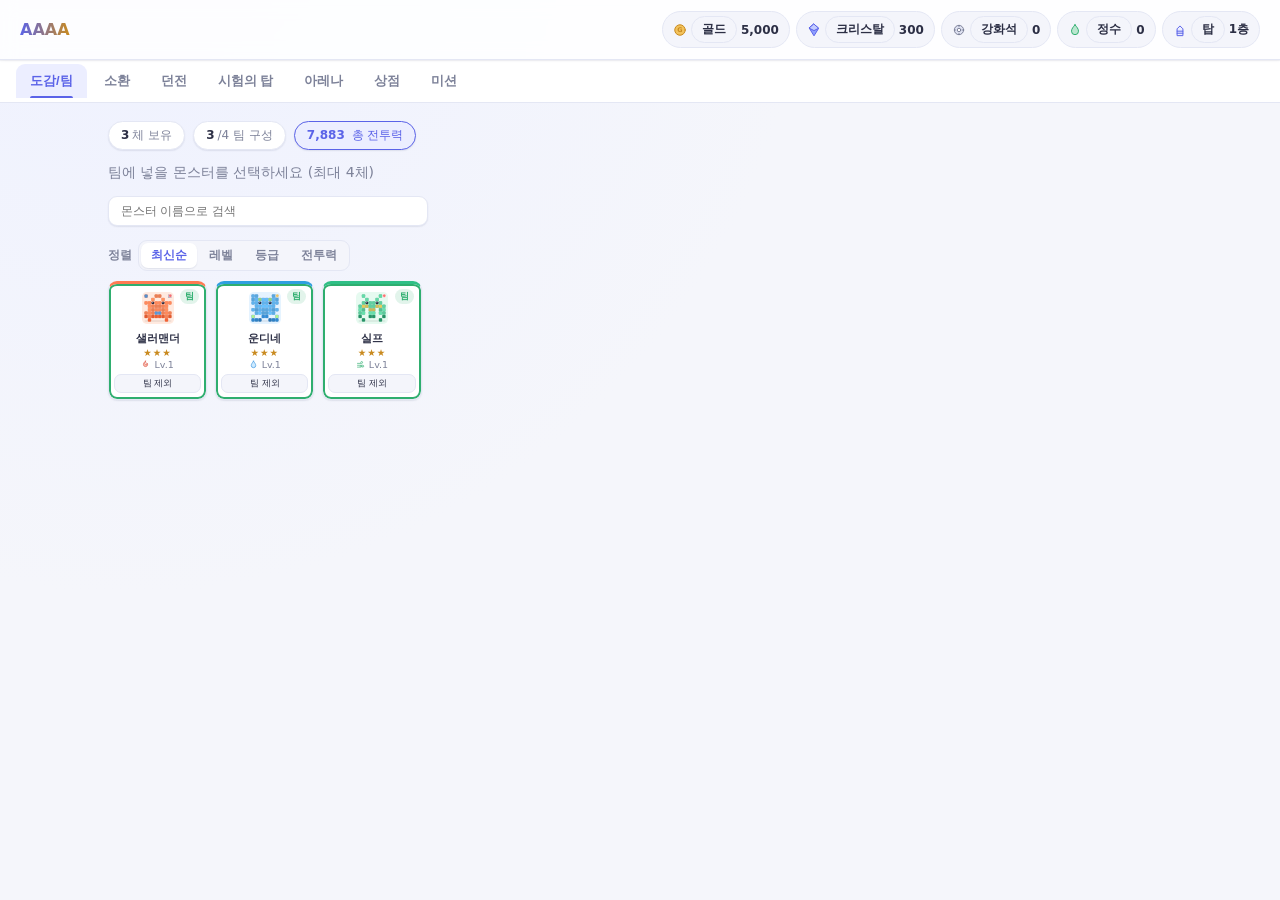
<file: index.html>
<!doctype html>
<html lang="en">
  <head>
    <meta charset="UTF-8" />
    <link rel="icon" type="image/svg+xml" href="./favicon.svg" />
    <meta name="viewport" content="width=device-width, initial-scale=1.0, maximum-scale=1.0, user-scalable=no, viewport-fit=cover" />
    <meta name="apple-mobile-web-app-capable" content="yes" />
    <meta name="mobile-web-app-capable" content="yes" />
    <meta name="apple-mobile-web-app-status-bar-style" content="default" />
    <title>AAAA</title>
    <script type="module" crossorigin src="./assets/index-CmzPpLpE.js"></script>
    <link rel="stylesheet" crossorigin href="./assets/index-dxdUSF2W.css">
  </head>
  <body>
    <div id="root"></div>
  </body>
</html>
</file>
<file: assets/index-dxdUSF2W.css>
*{box-sizing:border-box}body{margin:0}::selection{background:#5b63e855}::-webkit-scrollbar{width:10px;height:10px}::-webkit-scrollbar-track{background:0 0}::-webkit-scrollbar-thumb{background:#d3d8ee;border-radius:999px}::-webkit-scrollbar-thumb:hover{background:#b9c0e6}:root{--bg:#f5f6fb;--bg-grad:radial-gradient(circle at 10% -10%, #eef1ff 0%, #f5f6fb 45%);--panel:#fff;--panel-2:#f4f5fb;--panel-3:#eceefa;--border:#e4e7f4;--border-strong:#d3d8ee;--text:#2c2f45;--muted:#7d8299;--gold:#c98a1f;--gold-soft:#f2c25c;--accent:#5b63e8;--accent-soft:#eceeff;--good:#2fae6f;--bad:#e0434f;--shadow-sm:0 1px 2px #282d5a0f, 0 1px 1px #282d5a0a;--shadow-md:0 6px 16px #282d5a1a, 0 2px 6px #282d5a0f;--shadow-lg:0 16px 40px #282d5a29, 0 4px 12px #282d5a14;font-family:Segoe UI,system-ui,sans-serif}*{box-sizing:border-box;-webkit-tap-highlight-color:transparent}html,body,#root{background:var(--bg);height:100%;color:var(--text);margin:0}html,body{touch-action:manipulation;overscroll-behavior-y:contain}button,a{touch-action:manipulation}.monster-tile,.unit-card,.stage-card,.rune-chip,.fusion-fodder-item,.tab-btn,.nav-btn{-webkit-user-select:none;user-select:none}.app-shell{background:var(--bg-grad);flex-direction:column;min-height:100vh;display:flex}.topbar{-webkit-backdrop-filter:blur(8px);backdrop-filter:blur(8px);border-bottom:1px solid var(--border);box-shadow:var(--shadow-sm);z-index:20;background:#ffffffd9;justify-content:space-between;align-items:center;padding:11px 20px;display:flex;position:sticky;top:0}.topbar .title{background:linear-gradient(90deg, var(--accent), var(--gold));color:#0000;-webkit-background-clip:text;background-clip:text;font-size:16px;font-weight:800}.resources{color:var(--muted);flex-wrap:wrap;justify-content:flex-end;align-items:center;gap:6px;font-size:12px;display:flex}.resources span,.resource-pill{background:var(--panel-2);border:1px solid var(--border);color:var(--text);white-space:nowrap;border-radius:999px;align-items:center;gap:4px;padding:4px 10px;font-weight:600;transition:transform .15s,box-shadow .15s;display:inline-flex}.resources span:hover,.resource-pill:hover{box-shadow:var(--shadow-sm);transform:translateY(-1px)}.resource-pill-label{color:var(--muted);font-weight:600}.navbar{background:var(--panel);border-bottom:1px solid var(--border);z-index:19;padding:0 16px;display:block;position:sticky;top:45px}.navbar-scroll{-webkit-overflow-scrolling:touch;scrollbar-width:none;gap:3px;padding:4px 0;display:flex;overflow-x:auto}.navbar-scroll::-webkit-scrollbar{display:none}.nav-btn{color:var(--muted);cursor:pointer;white-space:nowrap;background:0 0;border:none;border-radius:9px 9px 0 0;flex:none;padding:8px 14px;font-size:13px;font-weight:700;transition:color .15s,background .15s;position:relative}.nav-btn:after{content:"";background:var(--accent);transform-origin:50%;border-radius:2px 2px 0 0;height:2px;transition:transform .2s;position:absolute;bottom:0;left:14px;right:14px;transform:scaleX(0)}.nav-btn.active{background:var(--accent-soft);color:var(--accent)}.nav-btn.active:after{transform:scaleX(1)}.nav-btn:hover{color:var(--text);background:var(--panel-2)}.main-content{flex:1;width:100%;max-width:1100px;margin:0 auto;padding:18px}.footer{text-align:center;color:var(--muted);padding:12px;font-size:11px}.screen h2{color:var(--text);letter-spacing:-.2px;margin-bottom:6px;font-weight:800}.screen h2:before{content:"✦ ";color:var(--gold)}.desc{color:var(--muted);word-break:keep-all;margin-bottom:14px;font-size:14px}.currency-display{background:var(--panel);border:1px solid var(--border);box-shadow:var(--shadow-sm);border-radius:10px;margin-bottom:14px;padding:8px 16px;font-weight:600;display:inline-block}.warning{color:var(--bad);margin-bottom:10px;font-weight:600}.search-input{border:1px solid var(--border);background:var(--panel);width:100%;max-width:320px;color:var(--text);box-shadow:var(--shadow-sm);border-radius:9px;margin-bottom:12px;padding:7px 12px;font-size:12px;transition:border-color .12s,box-shadow .12s;display:block}.search-input:focus{border-color:var(--accent);box-shadow:0 0 0 3px var(--accent-soft);outline:none}.search-input.small{max-width:260px;margin:7px 0;padding:6px 10px;font-size:11px}.screen-transition{animation:.38s cubic-bezier(.2,.8,.2,1) both screenIn}@keyframes screenIn{0%{opacity:0;transform:translateY(10px)scale(.99)}to{opacity:1;transform:translateY(0)scale(1)}}.btn-primary{background:linear-gradient(180deg, #6b73ef, var(--accent));color:#fff;cursor:pointer;box-shadow:var(--shadow-sm), 0 0 0 #5b63e800;border:none;border-radius:9px;padding:9px 18px;font-size:13px;font-weight:700;transition:transform .12s,box-shadow .18s,filter .12s}.btn-primary:hover:not(:disabled){box-shadow:var(--shadow-md);filter:brightness(1.04);transform:translateY(-2px)}.btn-primary:active:not(:disabled){box-shadow:var(--shadow-sm);transform:translateY(0)scale(.97)}.btn-primary:disabled{opacity:.4;cursor:not-allowed}.btn-ghost{background:var(--panel);border:1px solid var(--border);color:var(--muted);cursor:pointer;border-radius:9px;padding:7px 15px;font-size:13px;transition:transform .12s,box-shadow .15s,color .15s}.btn-ghost:hover{color:var(--text);box-shadow:var(--shadow-sm);transform:translateY(-1px)}.btn-ghost:active{transform:translateY(0)scale(.96)}.btn-ghost.small{padding:4px 10px;font-size:11px}.summon-buttons{gap:10px;margin-bottom:16px;display:flex}.summon-buttons .btn-primary{white-space:nowrap;padding:9px 14px;font-size:12.5px}.summon-grid{grid-template-columns:repeat(auto-fill,minmax(104px,1fr));gap:10px;margin:12px 0;display:grid}.monster-list-grid{grid-template-columns:repeat(auto-fill,minmax(230px,1fr));gap:6px;margin:10px 0;display:grid}.monster-tile{background:var(--panel);border:1px solid var(--border);text-align:center;cursor:pointer;box-shadow:var(--shadow-sm);border-radius:11px;padding:9px;transition:transform .16s cubic-bezier(.2,.8,.2,1),box-shadow .16s,border-color .16s;position:relative}.monster-tile:hover{box-shadow:var(--shadow-md);border-color:var(--border-strong);transform:translateY(-3px)scale(1.01)}.monster-tile:active{transform:translateY(-1px)scale(.99)}.monster-tile.selected{border-color:var(--accent);box-shadow:0 0 0 3px var(--accent-soft), var(--shadow-md)}.monster-tile.in-team{box-shadow:0 0 0 2px var(--good) inset, var(--shadow-sm)}.monster-tile.in-team:before{content:"팀";color:var(--good);background:var(--good-soft,#2fae6f24);border-radius:999px;padding:1px 5px;font-size:9px;font-weight:800;position:absolute;top:5px;right:7px}.monster-tile.selected.in-team:before{right:7px}.monster-tile .stars{color:var(--gold);letter-spacing:1px;font-size:11px}.evolved-badge{color:var(--accent);margin-left:2px;font-weight:800}.evolve-block.sub-card{border-left:3px solid var(--accent)}.monster-tile .mname{text-overflow:ellipsis;white-space:nowrap;word-break:keep-all;justify-content:center;align-items:center;gap:4px;margin:3px 0;font-size:12.5px;font-weight:700;display:flex;overflow:hidden}.monster-tile .mname span,.monster-tile .mname svg{flex-shrink:0}.monster-tile .melem,.monster-tile .mlevel{color:var(--muted);justify-content:center;align-items:center;gap:4px;font-size:11px;display:flex}.team-toggle{background:var(--panel-2);border:1px solid var(--border);color:var(--text);cursor:pointer;border-radius:7px;margin-top:5px;padding:3px 7px;font-size:10.5px;transition:transform .12s,background .12s}.team-toggle:hover{background:var(--accent-soft);transform:translateY(-1px)}.monster-list-grid{grid-template-columns:repeat(auto-fill,minmax(96px,1fr));gap:8px}.monster-tile.mini-card{border-radius:9px;padding:7px 5px 6px}.monster-tile.mini-card .avatar-wrap{margin:0 auto 4px}.monster-tile.mini-card .mname{justify-content:center;margin:2px 0 1px;font-size:11px}.monster-tile.mini-card .stars{font-size:9.5px}.monster-tile.mini-card .mlevel{justify-content:center;margin-top:1px;font-size:9.5px}.monster-tile.mini-card .team-toggle{width:100%;margin-top:4px;padding:2px 5px;font-size:9px}.elem-fire{border-top:3px solid #ff7a52}.elem-water{border-top:3px solid #2f9fe0}.elem-wind{border-top:3px solid #2fbf86}.elem-light{border-top:3px solid #e0b93e}.elem-dark{border-top:3px solid #8b5cf6}.stars-6{box-shadow:0 0 0 2px var(--gold-soft), var(--shadow-md)}.stars-5{box-shadow:0 0 0 2px #b083ff55, var(--shadow-sm)}.rates-info{color:var(--muted);margin-top:24px;font-size:13px}.scroll-section{background:var(--panel);border:1px solid var(--border);border-radius:14px;margin-top:18px;padding:16px}.scroll-section h3{margin:0 0 6px}.scroll-desc{color:var(--muted);margin:0 0 12px;font-size:13px}.scroll-list{flex-direction:column;gap:8px;display:flex}.scroll-row{background:var(--bg,transparent);border:1px solid var(--border);border-radius:10px;align-items:center;gap:12px;padding:8px 10px;display:flex}.scroll-row .scroll-name{white-space:nowrap;flex:1;font-weight:600}.scroll-row .scroll-count{color:var(--muted);white-space:nowrap;font-size:12px}.scroll-row{flex-wrap:nowrap}.scroll-row button.btn-secondary{background:var(--panel-2);border:1px solid var(--border);color:var(--text);cursor:pointer;white-space:nowrap;border-radius:8px;flex:none;padding:6px 10px;font-size:11.5px;font-weight:600;transition:transform .12s,background .12s}.scroll-row button.btn-secondary:hover:not(:disabled){background:var(--accent-soft);transform:translateY(-1px)}.scroll-row button.btn-secondary:disabled{opacity:.4;cursor:not-allowed}.scroll-row button.scroll-use-all{background:var(--accent-soft);color:var(--accent);border-color:var(--accent)}.summon-result{background:var(--panel);border:1px solid var(--border);box-shadow:var(--shadow-md);border-radius:16px;margin-top:18px;padding:20px;animation:.35s cubic-bezier(.2,.8,.2,1) both panelPop}@keyframes panelPop{0%{opacity:0;transform:translateY(14px)scale(.97)}to{opacity:1;transform:translateY(0)scale(1)}}.monster-detail{background:var(--panel);border:1px solid var(--border);box-shadow:var(--shadow-md);border-radius:14px;margin-top:16px;padding:15px;animation:.3s cubic-bezier(.2,.8,.2,1) both panelPop}.stat-grid{color:var(--muted);grid-template-columns:repeat(4,1fr);gap:8px;margin:10px 0;font-size:12px;display:grid}.stat-grid>div{background:var(--panel-2);border:1px solid var(--border);border-radius:9px;padding:7px 9px;transition:transform .12s,box-shadow .12s}.stat-grid>div:hover{box-shadow:var(--shadow-sm);transform:translateY(-1px)}.stat-grid>div:last-child{background:var(--accent-soft);color:var(--accent);border-color:#0000;grid-column:span 2;font-weight:700}.skill-list{flex-direction:column;gap:7px;margin-bottom:9px;display:flex}.skill-item{background:var(--panel-2);border:1px solid var(--border);border-radius:9px;padding:8px 12px;font-size:12px;transition:box-shadow .12s,border-color .12s}.skill-item:hover{box-shadow:var(--shadow-sm);border-color:var(--border-strong)}.skill-desc{color:var(--muted);margin-top:2px;font-size:12px}.rune-slots{grid-template-columns:repeat(6,1fr);gap:5px;margin-bottom:14px;display:grid}.rune-slot{background:var(--panel-2);border:1px dashed var(--border-strong);border-radius:7px;flex-direction:column;height:112px;padding:4px;display:flex;overflow:hidden}.slot-label{color:var(--muted);flex:none;font-size:9.5px}.rune-empty{color:var(--muted);text-align:center;margin:auto 0;padding:8px 0;font-size:10px}.rune-power-badge{color:var(--good);background:var(--good-soft,#2fae6f1f);white-space:nowrap;text-overflow:ellipsis;border-radius:999px;max-width:100%;margin:2px 0;padding:1px 6px;font-size:9.5px;font-weight:700;display:inline-block;overflow:hidden}.rune-power-badge.negative{color:var(--bad,#d9483a);background:#d9483a1a}.rune-chip{background:var(--panel);border:1px solid var(--border);cursor:pointer;border-radius:8px;flex-direction:column;margin-bottom:6px;padding:6px;font-size:12px;transition:transform .12s,box-shadow .12s;display:flex;overflow:hidden}.rune-chip-head{justify-content:space-between;align-items:center;gap:4px;min-width:0;display:flex}.rune-set-name{text-overflow:ellipsis;white-space:nowrap;min-width:0;overflow:hidden}.rune-quality-badge{background:var(--panel-2);border:1px solid var(--border-strong);color:var(--muted);border-radius:999px;flex:none;padding:0 5px;font-size:8.5px;font-weight:800}.rune-chip-actions{gap:3px;margin-top:auto;display:flex}.rune-slots .rune-chip{cursor:default;flex:auto;justify-content:flex-start;height:100%;margin-bottom:0;padding:4px;font-size:9.5px}.rune-slots .rune-chip .rune-main{font-size:9px}.rune-slots .rune-chip .rune-subs{-webkit-line-clamp:2;-webkit-box-orient:vertical;font-size:8px;display:-webkit-box;overflow:hidden}.rune-slots .rune-chip button{margin:0;padding:2px 5px;font-size:9px}.rune-chip:hover{box-shadow:var(--shadow-sm);transform:translateY(-2px)}.rune-chip button{background:var(--panel-2);border:1px solid var(--border);color:var(--text);cursor:pointer;border-radius:6px;margin-top:4px;margin-right:4px;padding:3px 7px;font-size:11px;transition:background .12s}.rune-chip button:hover{background:var(--accent-soft)}.rune-main{color:var(--gold);text-overflow:ellipsis;white-space:nowrap;font-size:11px;font-weight:600;overflow:hidden}.rune-subs{color:var(--muted);text-overflow:ellipsis;white-space:nowrap;font-size:10px;overflow:hidden}.quality-normal{border-color:#b7bcd2}.quality-rare{border-color:#2f9fe0}.quality-epic{border-color:#2fbf86}.quality-unique{border-color:#8b5cf6}.quality-legendary{border-color:var(--gold);box-shadow:0 0 0 1px var(--gold-soft)}.quality-mythic{border-color:#e0457a;box-shadow:0 0 0 1px #e0457a59}.rune-inventory{grid-template-columns:repeat(auto-fill,minmax(150px,1fr));align-items:stretch;gap:8px;display:grid}.rune-inventory .rune-chip{height:130px}.rune-slots.mini{grid-template-columns:repeat(6,1fr);gap:4px}.rune-slots.mini .rune-slot{height:90px;padding:3px}.rune-slots.mini .rune-chip{padding:3px;font-size:8.5px}.rune-slots.mini .rune-chip .rune-main{font-size:8px}.rune-slots.mini .rune-chip .rune-subs{font-size:7px}.rune-slots.mini .rune-chip button{padding:2px 4px;font-size:8px}.rune-inventory.mini{grid-template-columns:repeat(auto-fill,minmax(112px,1fr));gap:6px}.rune-inventory.mini .rune-chip{height:104px;padding:5px;font-size:10px}.rune-inventory.mini .rune-main{font-size:9.5px}.rune-inventory.mini .rune-subs{font-size:8.5px}.empty-hint{color:var(--muted);font-size:13px}.tabs{gap:6px;margin-bottom:10px;display:flex}.tab-btn{background:var(--panel);border:1px solid var(--border);color:var(--muted);cursor:pointer;border-radius:9px;padding:7px 13px;font-size:13px;transition:transform .12s,color .12s,border-color .12s,box-shadow .12s}.tab-btn:hover{box-shadow:var(--shadow-sm);transform:translateY(-1px)}.tab-btn.active{color:var(--accent);border-color:var(--accent);background:var(--accent-soft)}.stage-list{flex-direction:column;gap:8px;display:flex}.stage-card{background:var(--panel);border:1px solid var(--border);box-shadow:var(--shadow-sm);border-radius:12px;flex-wrap:wrap;justify-content:space-between;align-items:center;gap:8px;padding:12px 15px;transition:transform .14s,box-shadow .14s;display:flex}.stage-card:hover{box-shadow:var(--shadow-md);transform:translateY(-2px)}.stage-title{word-break:keep-all;flex-wrap:wrap;align-items:center;gap:4px;min-width:0;font-size:13.5px;font-weight:700;display:flex}.stage-power,.stage-rewards{color:var(--muted);font-size:11.5px}.tower-floor-display{border:1px solid var(--border);text-align:center;box-shadow:var(--shadow-md);background:linear-gradient(#fff,#f8f9ff);border-radius:14px;margin-bottom:16px;padding:20px}.tower-floor-num{background:linear-gradient(90deg, var(--accent), var(--gold));color:#0000;-webkit-background-clip:text;background-clip:text;font-size:36px;font-weight:900;display:inline-block}.tower-floor-num .digit{animation:.4s cubic-bezier(.2,1.4,.4,1) both digitPop;display:inline-block}@keyframes digitPop{0%{opacity:0;transform:translateY(-14px)scale(.6)}to{opacity:1;transform:translateY(0)scale(1)}}.battle-screen{flex-direction:column;gap:12px;display:flex;position:relative}.battle-header{flex-wrap:wrap;justify-content:space-between;align-items:center;gap:6px;display:flex}.battle-field{border:1px solid var(--border);min-height:220px;box-shadow:var(--shadow-md);background:radial-gradient(circle at 50% 0,#eef1ff,#f7f8fd);border-radius:16px;flex-direction:column;justify-content:space-between;gap:18px;padding:16px;display:flex;position:relative;overflow:hidden}.unit-row{flex-wrap:wrap;justify-content:center;gap:11px;display:flex}.unit-card{background:var(--panel);border:2px solid var(--border);opacity:1;width:112px;box-shadow:var(--shadow-sm);border-radius:11px;padding:8px;transition:transform .18s cubic-bezier(.3,.7,.3,1.4),border-color .15s,box-shadow .15s,filter .2s,opacity .3s;position:relative}.unit-card.dead{opacity:.35;filter:grayscale();transform:scale(.94)}.unit-card.active{border-color:var(--gold-soft);box-shadow:0 0 0 3px #f2c25c4d, var(--shadow-md);transform:translateY(-6px)}.unit-card.clickable{cursor:pointer;border-color:var(--accent)}.unit-card.clickable:hover{box-shadow:var(--shadow-md);transform:translateY(-3px)}.unit-card.attacking{z-index:5;animation:.38s both lunge}.unit-card.enemy.attacking{animation:.38s both lungeEnemy}@keyframes lunge{0%{transform:translateY(-6px)}35%{transform:translateY(-18px)scale(1.05)}55%{transform:translateY(-2px)scale(.98)}to{transform:translateY(-6px)}}@keyframes lungeEnemy{0%{transform:translateY(0)}35%{transform:translateY(16px)scale(1.05)}55%{transform:translateY(2px)scale(.98)}to{transform:translateY(0)}}.unit-card.hit{animation:.32s hitShake}.unit-card.hit.crit{animation:.5s critShake}@keyframes hitShake{0%,to{transform:translate(0)}20%{transform:translate(-6px)}40%{transform:translate(5px)}60%{transform:translate(-4px)}80%{transform:translate(3px)}}@keyframes critShake{0%,to{transform:translate(0)scale(1)}15%{transform:translate(-9px)scale(1.03)}30%{transform:translate(8px)scale(1.03)}45%{transform:translate(-7px)}60%{transform:translate(6px)}75%{transform:translate(-3px)}}.unit-card.crit-flash:before{content:"";pointer-events:none;background:#ffffffe6;border-radius:14px;animation:.4s critFlash;position:absolute;inset:-4px}@keyframes critFlash{0%{opacity:.95}to{opacity:0}}.unit-card.healed{animation:.6s healGlow}@keyframes healGlow{0%{box-shadow:0 0 #2fae6f80}50%{box-shadow:0 0 0 8px #2fae6f2e}to{box-shadow:0 0 #2fae6f00}}.unit-card .unit-name{justify-content:space-between;align-items:center;gap:4px;font-size:12px;font-weight:700;display:flex}.unit-card .unit-name-text{text-overflow:ellipsis;white-space:nowrap;align-items:center;gap:3px;min-width:0;display:inline-flex;overflow:hidden}.unit-card .lv{color:var(--muted);white-space:nowrap;flex:none;font-weight:400}.elem-glyph{flex:none}.unit-card.elem-fire .elem-glyph{color:#e05a30}.unit-card.elem-water .elem-glyph{color:#2f80c4}.unit-card.elem-wind .elem-glyph{color:#2a9e6f}.unit-card.elem-light .elem-glyph{color:#c99a2e}.unit-card.elem-dark .elem-glyph{color:#6b3fc4}.hp-bar{background:var(--panel-3);border-radius:5px;height:9px;margin:5px 0;position:relative;overflow:hidden;box-shadow:inset 0 1px 2px #00000014}.hp-fill{background:linear-gradient(90deg, #38c98a, var(--good));border-radius:5px;height:100%;transition:width .55s cubic-bezier(.22,.85,.32,1),background .3s}.hp-fill.low{background:linear-gradient(90deg, #ff9a52, var(--bad))}.hp-fill.critical{background:linear-gradient(90deg, var(--bad), #b0202b);animation:1s ease-in-out infinite hpDanger}@keyframes hpDanger{0%,to{filter:brightness()}50%{filter:brightness(1.25)}}.hp-shield-overlay{background:repeating-linear-gradient(45deg,#b4dcffd9 0 4px,#ffffffa6 4px 8px);border-left:1px solid #fffc;height:100%;transition:width .4s,left .4s;position:absolute;top:0;bottom:0}.hp-text{color:var(--muted);font-size:10px}.statuses{flex-wrap:wrap;gap:3px;margin-top:4px;display:flex}.status-icon-chip{background:var(--panel-2);border:1px solid var(--border);width:19px;height:19px;color:var(--muted);cursor:help;border-radius:6px;flex:none;justify-content:center;align-items:center;animation:.25s both statusIn;display:inline-flex;position:relative}.status-icon-chip.status-buff_atk,.status-icon-chip.status-buff_def,.status-icon-chip.status-buff_spd{background:#e9f7ef;border-color:#8fd6ab}.status-icon-chip.status-buff_atk{color:#c2503f}.status-icon-chip.status-buff_def{color:#2f7db0}.status-icon-chip.status-buff_spd{color:#b58a1f}.status-icon-chip.status-debuff_atk,.status-icon-chip.status-debuff_def,.status-icon-chip.status-debuff_spd{background:#fdecec;border-color:#f0a3a8}.status-icon-chip.status-debuff_atk{color:#c2503f}.status-icon-chip.status-debuff_def{color:#2f7db0}.status-icon-chip.status-debuff_spd{color:#b58a1f}.status-icon-chip.status-shield{color:#2f6fa8;background:#eaf3fb;border-color:#a9cdea}.status-icon-chip.status-stun{color:#a3660b;background:#fff1e0;border-color:#f2c25c;animation:.25s both statusIn,1.2s ease-in-out infinite stunWiggle}.status-icon-chip.status-dot{color:#a3202b;background:#fdeaea;border-color:#f0a3a8}.status-icon-chip.status-provoke{color:#6a3fae;background:#f1eafb;border-color:#c7a9ea}.status-icon-chip.status-buff_immunity{color:#b58a1f;background:#fff8e6;border-color:#f2c25c}.status-icon-chip.passive-chip{background:var(--accent-soft);border-color:var(--accent);color:var(--accent)}.status-badge{color:#fff;text-align:center;min-width:12px;height:12px;box-shadow:0 0 0 1.5px var(--panel);background:#2b2f38;border-radius:6px;padding:0 2px;font-size:8px;font-weight:800;line-height:12px;position:absolute;bottom:-4px;right:-4px}.status-badge.passive-badge{background:var(--accent)}@keyframes statusIn{0%{opacity:0;transform:translateY(-4px)scale(.7)}to{opacity:1;transform:translateY(0)scale(1)}}@keyframes stunWiggle{0%,to{transform:rotate(0)}25%{transform:rotate(-6deg)}75%{transform:rotate(6deg)}}.floating-layer{pointer-events:none;z-index:30;flex-direction:column;align-items:center;display:flex;position:absolute;top:-6px;left:0;right:0}.floating-text{white-space:nowrap;text-shadow:0 1px 2px #fffc;font-size:15px;font-weight:800;animation:1.05s ease-out forwards floatUp;position:absolute}.fdmg-damage{color:var(--bad)}.fdmg-crit{color:#ff5a1f;font-size:19px}.fdmg-heal{color:var(--good)}.fdmg-info{color:var(--muted);font-size:11px}@keyframes floatUp{0%{opacity:0;transform:translateY(4px)scale(.8)}15%{opacity:1;transform:translateY(-6px)scale(1.08)}30%{transform:translateY(-14px)scale(1)}to{opacity:0;transform:translateY(-46px)scale(1)}}.skill-bar{background:var(--panel);border:1px solid var(--border);box-shadow:var(--shadow-sm);border-radius:12px;padding:11px}.skill-bar-title{color:var(--text);margin-bottom:6px;font-size:13.5px;font-weight:700}.skill-buttons{flex-wrap:wrap;gap:7px;display:flex}.skill-btn{background:var(--panel-2);border:1px solid var(--border);color:var(--text);cursor:pointer;text-align:center;border-radius:9px;flex-direction:column;flex:none;justify-content:center;align-items:center;gap:2px;min-width:96px;height:60px;padding:5px 8px;transition:transform .12s,box-shadow .12s,border-color .12s;display:flex;position:relative}.skill-btn:hover:not(:disabled){box-shadow:var(--shadow-sm);transform:translateY(-2px)}.skill-btn:active:not(:disabled){transform:translateY(0)scale(.96)}.skill-btn.selected{border-color:var(--accent);background:var(--accent-soft);color:var(--accent)}.skill-btn:disabled{opacity:.35;cursor:not-allowed}.skill-kind-icon{background:var(--panel-3);border-radius:50%;flex:none;justify-content:center;align-items:center;width:20px;height:20px;font-size:13px;line-height:1;display:flex}.skill-btn.skill-kind-damage .skill-kind-icon{color:var(--bad)}.skill-btn.skill-kind-heal .skill-kind-icon{color:var(--good)}.skill-btn.skill-kind-buff .skill-kind-icon{color:var(--accent)}.skill-btn.skill-kind-debuff .skill-kind-icon{color:#a3660b}.skill-btn-name{text-overflow:ellipsis;white-space:nowrap;max-width:100%;font-size:10px;font-weight:600;line-height:1.2;overflow:hidden}.skill-cd-badge{color:var(--muted);background:var(--panel-3);border-radius:6px;padding:1px 5px;font-size:9.5px;line-height:1.4;position:absolute;top:4px;right:5px}.hint{color:var(--accent);margin-top:6px;font-size:12px;animation:1.4s ease-in-out infinite hintPulse}@keyframes hintPulse{0%,to{opacity:.7}50%{opacity:1}}.result-overlay{z-index:40;-webkit-backdrop-filter:blur(3px);backdrop-filter:blur(3px);background:#100e1894;justify-content:center;align-items:center;padding:16px;animation:.25s both overlayFade;display:flex;position:absolute;inset:0;overflow:hidden}@keyframes overlayFade{0%{opacity:0}to{opacity:1}}.result-rays{pointer-events:none;background:conic-gradient(#0000 0deg,#f2c25c29 8deg,#0000 16deg 42deg,#f2c25c29 50deg,#0000 58deg 84deg,#f2c25c29 92deg,#0000 100deg 126deg,#f2c25c29 134deg,#0000 142deg 168deg,#f2c25c29 176deg,#0000 184deg 210deg,#f2c25c29 218deg,#0000 226deg 252deg,#f2c25c29 260deg,#0000 268deg 294deg,#f2c25c29 302deg,#0000 310deg 336deg,#f2c25c29 344deg,#0000 352deg);width:480px;height:480px;margin:-240px 0 0 -240px;animation:14s linear infinite raysSpin;position:absolute;top:50%;left:50%}@keyframes raysSpin{0%{transform:rotate(0)}to{transform:rotate(360deg)}}.result-panel{text-align:center;background:var(--panel);border:1px solid var(--border);box-shadow:var(--shadow-lg);border-radius:22px;width:100%;max-width:360px;padding:32px 32px 26px;animation:.42s cubic-bezier(.2,1.15,.3,1) both resultPop;position:relative}@keyframes resultPop{0%{opacity:0;transform:scale(.88)translateY(14px)}to{opacity:1;transform:scale(1)translateY(0)}}.result-title-wrap{margin-bottom:6px;position:relative}.result-emblem{margin:0 auto 6px;animation:.5s cubic-bezier(.2,1.4,.3,1) 20ms both emblemPop;display:block}@keyframes emblemPop{0%{opacity:0;transform:scale(.5)rotate(-8deg)}to{opacity:1;transform:scale(1)rotate(0)}}.result-title{letter-spacing:3px;background-size:200% 100%;margin:0 0 4px;font-size:36px;font-weight:900;animation:.5s cubic-bezier(.2,1.2,.3,1) 80ms both titleSettle;position:relative}@keyframes titleSettle{0%{opacity:0;transform:translateY(-8px)scale(.92)}to{opacity:1;transform:translateY(0)scale(1)}}.result-overlay.win .result-title{background-image:linear-gradient(100deg, var(--good) 30%, #6be6ac 45%, var(--good) 60%);color:#0000;text-shadow:0 2px 18px #2fae6f59;-webkit-background-clip:text;background-clip:text;animation:.5s cubic-bezier(.2,1.2,.3,1) 80ms both titleSettle,2.6s linear .5s infinite titleSheen}@keyframes titleSheen{0%{background-position:200% 0}to{background-position:-40% 0}}.result-overlay.lose .result-title{color:var(--bad)}.result-subtitle{color:var(--muted);margin-bottom:4px;font-size:13px;animation:.4s .2s both fadeInUp}@keyframes fadeInUp{0%{opacity:0;transform:translateY(6px)}to{opacity:1;transform:translateY(0)}}.result-burst{pointer-events:none;z-index:-1;background:radial-gradient(circle,#f2c25c66,#0000 68%);width:160px;height:160px;margin:-80px 0 0 -80px;animation:.7s ease-out 50ms both burstPulse;position:absolute;top:38%;left:50%}@keyframes burstPulse{0%{opacity:0;transform:scale(.4)}55%{opacity:1}to{opacity:0;transform:scale(1.5)}}.result-confirm{min-width:150px;margin-top:16px;animation:.4s .36s both fadeInUp}.result-stop{margin-top:8px;font-size:12px;animation:.4s .44s both fadeInUp}.auto-continue-hint{color:var(--muted);justify-content:center;align-items:center;gap:2px;margin-top:16px;font-size:13px;font-weight:600;animation:.4s .36s both fadeInUp;display:flex}.auto-continue-dots{text-align:left;width:1.4em;display:inline-block}.auto-continue-dots:before{content:"...";animation:1.1s steps(4,end) infinite dotsFade}@keyframes dotsFade{0%,to{clip-path:inset(0 100% 0 0)}25%{clip-path:inset(0 66% 0 0)}50%{clip-path:inset(0 33% 0 0)}75%{clip-path:inset(0)}}.result-overlay .confetti{pointer-events:none;position:absolute;inset:0;overflow:hidden}.result-overlay .confetti span{opacity:.9;border-radius:2px;width:8px;height:8px;animation:1.8s ease-in forwards confettiFall;position:absolute;top:-10%}@keyframes confettiFall{0%{opacity:1;transform:translateY(0)rotate(0)}to{opacity:0;transform:translateY(220px)rotate(360deg)}}.result-overlay.lose .gloom{pointer-events:none;background:radial-gradient(circle at 50% 30%,#e0434f1f,#0000 70%);animation:2s ease-in-out infinite gloomPulse;position:absolute;inset:0}@keyframes gloomPulse{0%,to{opacity:.6}50%{opacity:1}}.rewards{flex-direction:column;justify-content:center;gap:8px;margin:16px 0;display:flex}.rewards .reward-item{background:var(--panel-2);border:1px solid var(--border);color:var(--text);border-radius:999px;justify-content:center;align-items:center;gap:7px;padding:7px 16px;font-size:13.5px;font-weight:700;display:flex}.reward-exp-icon{background:var(--accent-soft);width:22px;height:16px;color:var(--accent);letter-spacing:.2px;border-radius:5px;justify-content:center;align-items:center;font-size:8.5px;font-weight:800;display:inline-flex}.battle-log{background:var(--panel-2);border:1px solid var(--border);color:var(--muted);border-radius:10px;max-height:120px;padding:10px;font-size:12px;overflow-y:auto}.log-line{border-bottom:1px solid var(--border);padding:3px 0;animation:.25s both logIn}@keyframes logIn{0%{opacity:0;transform:translate(-4px)}to{opacity:1;transform:translate(0)}}.summon-reveal-stage{flex-direction:column;align-items:center;gap:14px;padding:10px 0 20px;display:flex}.summoning-orb{background:radial-gradient(circle at 40% 35%, #fff, var(--accent-soft) 45%, var(--accent) 100%);width:120px;height:120px;box-shadow:0 0 0 6px var(--accent-soft), var(--shadow-lg);border-radius:50%;animation:1.1s ease-in-out infinite orbPulse;position:relative}@keyframes orbPulse{0%,to{filter:brightness();transform:scale(1)}50%{filter:brightness(1.15);transform:scale(1.08)}}.summoning-label{color:var(--muted);letter-spacing:.5px;font-weight:600;animation:1.2s ease-in-out infinite hintPulse}.summon-card-wrap{perspective:900px}.summon-card{width:108px;height:142px;transform-style:preserve-3d;animation:.6s cubic-bezier(.3,.6,.3,1) both cardFlip;position:relative}.summon-card.stagger-1{animation-delay:50ms}.summon-card.stagger-2{animation-delay:.15s}.summon-card.stagger-3{animation-delay:.25s}.summon-card.stagger-4{animation-delay:.35s}.summon-card.stagger-5{animation-delay:.45s}.summon-card.stagger-6{animation-delay:.55s}.summon-card.stagger-7{animation-delay:.65s}.summon-card.stagger-8{animation-delay:.75s}.summon-card.stagger-9{animation-delay:.85s}.summon-card.stagger-10{animation-delay:.95s}@keyframes cardFlip{0%{opacity:0;transform:rotateY(90deg)scale(.85)}60%{opacity:1}to{opacity:1;transform:rotateY(0)scale(1)}}.particle-burst{pointer-events:none;z-index:1;position:absolute;inset:0}.particle-burst .particle{background:linear-gradient(180deg, var(--gold-soft), transparent);transform-origin:50%;width:3px;height:22px;margin:-11px 0 0 -1.5px;animation:.55s ease-out both particleShoot;position:absolute;top:50%;left:50%}.particle-burst .burst-core{width:10px;height:10px;box-shadow:0 0 24px 10px var(--gold-soft);background:#fff;border-radius:50%;margin:-5px 0 0 -5px;animation:.5s ease-out both coreFlash;position:absolute;top:50%;left:50%}@keyframes particleShoot{0%{opacity:1;transform:translate(0)scaleY(.4)}to{opacity:0;transform:translate(46px)scaleY(1)}}@keyframes coreFlash{0%{opacity:0;transform:scale(.3)}40%{opacity:1;transform:scale(1.6)}to{opacity:0;transform:scale(2.2)}}.particle-burst.intensity-5 .particle,.particle-burst.intensity-6 .particle{background:linear-gradient(#ff9a52,#0000)}@media (width<=640px){.topbar{flex-direction:column;align-items:stretch;gap:6px;padding:8px 10px;top:0}.topbar .title{text-align:center;font-size:14px}.resources{flex-wrap:wrap;justify-content:center;gap:5px;font-size:10.5px}.resources span,.resources .btn-ghost.small{padding:3px 7px}.navbar{padding:0 6px;top:82px}.navbar-scroll{gap:2px;padding:3px 0}.nav-btn{padding:6px 10px;font-size:11.5px}.main-content{padding:10px}.screen h2{font-size:16px}.desc{font-size:11.5px}.summon-buttons{flex-direction:column}.summon-buttons .btn-primary{width:100%}.summon-grid{grid-template-columns:repeat(auto-fill,minmax(84px,1fr));gap:7px}.monster-list-grid{grid-template-columns:repeat(auto-fill,minmax(84px,1fr));gap:6px}.monster-tile{padding:7px}.monster-tile .mname{font-size:11.5px}.monster-detail,.summon-result{padding:12px}.stat-grid{grid-template-columns:repeat(2,1fr);gap:7px;font-size:11.5px}.rune-slots{grid-template-columns:repeat(3,1fr);gap:5px}.rune-inventory{grid-template-columns:repeat(auto-fill,minmax(110px,1fr))}.tabs{-webkit-overflow-scrolling:touch;flex-wrap:nowrap;padding-bottom:2px;overflow-x:auto}.tab-btn{white-space:nowrap;flex:none;padding:7px 11px;font-size:12px}.stage-card{text-align:left;flex-direction:column;align-items:stretch;padding:10px 12px}.stage-card .btn-primary{width:100%}.stage-title{font-size:13px}.tower-floor-display{padding:14px}.tower-floor-num{font-size:28px}.battle-header{gap:4px}.battle-controls{justify-content:space-between;gap:4px;width:100%}.auto-toggle-btn{padding:5px 9px;font-size:11px}.speed-btn{padding:4px 6px;font-size:10.5px}.battle-controls .btn-ghost{padding:5px 10px;font-size:11px}.battle-field{min-height:unset;gap:12px;padding:10px}.unit-row{gap:6px}.unit-card{width:80px;padding:6px}.unit-card .unit-name{font-size:10px}.hp-text{font-size:8.5px}.status-icon-chip{width:16px;height:16px}.status-badge{min-width:10px;height:10px;font-size:7px;line-height:10px}.floating-text{font-size:11px}.fdmg-crit{font-size:14px}.skill-bar{z-index:15;padding:8px;position:sticky;bottom:0}.skill-buttons{gap:5px}.skill-btn{flex:0 0 calc(50% - 3px);width:calc(50% - 3px);min-width:0;height:54px}.skill-btn-name{font-size:9.5px}.battle-log{max-height:80px;font-size:10.5px}.result-panel{padding:18px 16px}.result-title{font-size:24px}.fusion-fodder-list{grid-template-columns:repeat(auto-fill,minmax(96px,1fr))}}@media (width<=380px){.unit-card{width:72px}.resources span{padding:3px 6px;font-size:9.5px}.auto-toggle-btn{padding:5px 8px;font-size:10.5px}.speed-btn{padding:4px 5px;font-size:10px}}.monster-avatar{flex-shrink:0;display:block}.monster-avatar .avatar-glow-ring{animation:2.4s ease-in-out infinite avatarGlow}@keyframes avatarGlow{0%,to{opacity:.5;transform:scale(1)}50%{opacity:1;transform:scale(1.05)}}.avatar-wrap{display:inline-flex;position:relative}.avatar-wrap.awakened:after{content:"";pointer-events:none;background:radial-gradient(circle,#f2c25c59,#0000 70%);border-radius:50%;animation:2.2s ease-in-out infinite avatarSparkle;position:absolute;inset:-4px}@keyframes avatarSparkle{0%,to{opacity:.4}50%{opacity:.9}}.monster-tile .avatar-wrap,.unit-card .avatar-wrap{margin:0 auto 6px}.unit-card .avatar-wrap svg{transform-origin:50%;animation:3.4s ease-in-out infinite breathe}.unit-card.dead .avatar-wrap svg,.unit-card.attacking .avatar-wrap svg{animation:none}@keyframes breathe{0%,to{transform:scale(1)}50%{transform:scale(1.045)}}.modal-backdrop{-webkit-backdrop-filter:blur(2px);backdrop-filter:blur(2px);z-index:100;background:#14162880;justify-content:center;align-items:center;padding:24px;animation:.22s both modalBackdropIn;display:flex;position:fixed;inset:0}@keyframes modalBackdropIn{0%{opacity:0}to{opacity:1}}.modal-panel{background:var(--panel);border:1px solid var(--border);box-shadow:var(--shadow-lg);border-radius:16px;outline:none;flex-direction:column;width:100%;max-width:640px;max-height:min(85vh,700px);margin:auto;animation:.28s cubic-bezier(.2,.8,.2,1) both panelPop;display:flex;overflow:hidden}.modal-header{border-bottom:1px solid var(--border);flex:none;justify-content:space-between;align-items:center;gap:10px;padding:13px 15px;display:flex}.modal-title{text-overflow:ellipsis;white-space:nowrap;align-items:center;min-width:0;font-size:14.5px;font-weight:800;display:flex;overflow:hidden}.modal-close{background:var(--panel-2);border:1px solid var(--border);color:var(--muted);cursor:pointer;border-radius:50%;flex:none;justify-content:center;align-items:center;width:28px;height:28px;font-size:16px;line-height:1;transition:transform .12s,background .12s,color .12s;display:flex}.modal-close:hover{background:var(--accent-soft);color:var(--accent);transform:rotate(90deg)}.modal-body{padding:13px 15px 16px;overflow-y:auto}.modal-body .monster-detail{box-shadow:none;background:0 0;border:none;margin-top:0;padding:0;animation:none}@media (width<=640px){.modal-backdrop{align-items:flex-end;padding:0}.modal-panel{border-radius:18px 18px 0 0;width:100%;max-width:100%;max-height:94vh;margin:0}.modal-header{padding:14px}.modal-body{padding:12px 14px 18px}.modal-tabs .tab-btn{padding:7px 10px;font-size:12.5px}}.page-header{flex-wrap:wrap;justify-content:space-between;align-items:baseline;gap:10px;margin-bottom:4px;display:flex}.page-header h2{margin-bottom:0}.collection-summary{flex-wrap:wrap;gap:8px;display:flex}.summary-chip{background:var(--panel);border:1px solid var(--border);color:var(--muted);box-shadow:var(--shadow-sm);white-space:nowrap;border-radius:999px;padding:5px 12px;font-size:12px}.summary-chip b{color:var(--text);margin-right:3px;font-weight:800}.summary-chip.accent{border-color:var(--accent);background:var(--accent-soft);color:var(--accent)}.summary-chip.accent b{color:var(--accent)}.search-bar-row{align-items:center;gap:8px;max-width:320px;margin-bottom:14px;display:flex;position:relative}.search-bar-row .search-input{margin-bottom:0}.search-clear-btn{background:var(--panel-2);border:1px solid var(--border);color:var(--muted);cursor:pointer;border-radius:999px;justify-content:center;align-items:center;width:20px;height:20px;font-size:11px;line-height:1;transition:color .12s,background .12s;display:flex;position:absolute;top:50%;right:8px;transform:translateY(-50%)}.search-clear-btn:hover{color:var(--text);background:var(--accent-soft)}.battle-controls{flex-wrap:nowrap;flex:none;align-items:center;gap:6px;display:flex}.auto-toggle-btn{background:var(--panel);border:1px solid var(--border);color:var(--text);cursor:pointer;white-space:nowrap;border-radius:9px;padding:6px 11px;font-size:12px;font-weight:700;transition:all .15s}.auto-toggle-btn.on{background:linear-gradient(180deg, #6b73ef, var(--accent));color:#fff;border-color:var(--accent);box-shadow:var(--shadow-sm)}.auto-toggle-btn:hover{box-shadow:var(--shadow-sm);transform:translateY(-1px)}.speed-group{background:var(--panel-2);border:1px solid var(--border);border-radius:9px;flex:none;gap:3px;padding:2px;display:flex}.speed-btn{color:var(--muted);cursor:pointer;background:0 0;border:none;border-radius:7px;padding:5px 8px;font-size:11px;font-weight:700;transition:all .12s}.speed-btn.active{background:var(--panel);color:var(--accent);box-shadow:var(--shadow-sm)}.speed-btn:hover:not(.active){color:var(--text)}.speed-btn:disabled{opacity:.4;cursor:not-allowed}.battle-field.auto-active{box-shadow:0 0 0 3px #5b63e847, var(--shadow-md);animation:1.8s ease-in-out infinite autoPulseField}@keyframes autoPulseField{0%,to{box-shadow:0 0 0 3px #5b63e838, var(--shadow-md)}50%{box-shadow:0 0 0 6px #5b63e81f, var(--shadow-md)}}.auto-badge{background:var(--accent);color:#fff;box-shadow:var(--shadow-sm);z-index:6;border-radius:999px;padding:4px 10px;font-size:11px;font-weight:800;animation:1.6s ease-in-out infinite avatarSparkle;position:absolute;top:10px;right:14px}.skill-bar.auto-dimmed{opacity:.45;pointer-events:none;filter:grayscale(.3);transition:opacity .2s,filter .2s}.rewards .reward-item{animation:.32s cubic-bezier(.2,.8,.2,1) both rewardIn}@keyframes rewardIn{0%{opacity:0;transform:translateY(8px)scale(.9)}to{opacity:1;transform:translateY(0)scale(1)}}.resources span.bump{animation:.4s resBump}@keyframes resBump{0%{transform:scale(1)}40%{color:var(--accent);transform:scale(1.14)}to{transform:scale(1)}}.summoning-orb.stage-charge{animation:.5s ease-out both orbCharge}.summoning-orb.stage-burst{animation:.5s cubic-bezier(.2,.9,.3,1.3) both orbBurst}@keyframes orbCharge{0%{opacity:0;filter:brightness();transform:scale(.4)}to{opacity:1;transform:scale(1)}}@keyframes orbBurst{0%{filter:brightness();transform:scale(1)}60%{filter:brightness(1.6);box-shadow:0 0 0 22px var(--accent-soft), var(--shadow-lg);transform:scale(1.6)}to{opacity:0;transform:scale(2.1)}}.summon-card{animation:.6s cubic-bezier(.3,.6,.3,1) both cardFlip,.25s .6s both cardSettle}@keyframes cardSettle{0%{transform:translateY(0)scale(1)}50%{transform:translateY(-4px)scale(1.03)}to{transform:translateY(0)scale(1)}}.impact-fx-layer{pointer-events:none;z-index:26;border-radius:inherit;position:absolute;inset:0;overflow:visible}.impact-fx{opacity:0;will-change:transform, opacity;border-radius:12px;position:absolute;inset:0}.impact-elem-fire{--fx-c1:#ffb85e;--fx-c2:#ff6a3a}.impact-elem-water{--fx-c1:#bdeaff;--fx-c2:#2f80c4}.impact-elem-wind{--fx-c1:#c3f5da;--fx-c2:#2a9e6f}.impact-elem-light{--fx-c1:#fff6d9;--fx-c2:#f2c25c}.impact-elem-dark{--fx-c1:#d6c4ff;--fx-c2:#6b3fc4}.impact-fx.impact-damage{background:radial-gradient(circle at 50% 42%, var(--fx-c1) 0%, var(--fx-c2) 38%, transparent 68%);mix-blend-mode:screen;animation:.4s ease-out both impactBurst}.impact-fx.impact-dot{background:radial-gradient(circle at 50% 55%, var(--fx-c2) 0%, transparent 60%);mix-blend-mode:multiply;opacity:0;animation:.5s ease-out both impactDotPulse}@keyframes impactBurst{0%{opacity:0;transform:scale(.35)}28%{opacity:.8;transform:scale(1)}to{opacity:0;transform:scale(1.3)}}@keyframes impactDotPulse{0%{opacity:0;transform:scale(.7)}40%{opacity:.55;transform:scale(1.05)}to{opacity:0;transform:scale(1.15)}}.impact-fx.impact-damage.impact-elem-wind{background:repeating-linear-gradient(115deg, var(--fx-c1) 0 3px, transparent 3px 14px);animation-name:impactWindSlash}@keyframes impactWindSlash{0%{opacity:0;transform:translate(-30%)scaleX(.6)}30%{opacity:.75;transform:translate(0)scaleX(1)}to{opacity:0;transform:translate(30%)scaleX(1.1)}}.impact-fx.impact-damage.impact-elem-water{border:3px solid var(--fx-c2);box-shadow:inset 0 0 10px var(--fx-c1);background:0 0;animation-name:impactRipple}@keyframes impactRipple{0%{opacity:0;border-radius:50%;transform:scale(.3)}35%{opacity:.8;transform:scale(1)}to{opacity:0;transform:scale(1.5)}}.impact-fx.impact-crit{filter:brightness(1.35);box-shadow:0 0 16px 4px var(--fx-c1);animation-name:impactBurst,critFlashPop;animation-duration:.5s,.5s}@keyframes critFlashPop{0%{box-shadow:0 0 0 0 var(--fx-c1)}35%{box-shadow:0 0 18px 5px var(--fx-c1)}to{box-shadow:0 0 #0000}}.impact-fx.impact-heal,.impact-fx.impact-revive,.impact-fx.impact-cleanse{background:radial-gradient(circle at 50% 60%, var(--fx-c1) 0%, transparent 70%);animation:.6s ease-out both impactSoftGlow}@keyframes impactSoftGlow{0%{opacity:0}30%{opacity:.5}to{opacity:0}}.impact-fx.impact-revive{animation-duration:.9s}.impact-particle{background:var(--fx-c1);width:5px;height:5px;box-shadow:0 0 4px var(--fx-c1);border-radius:50%;animation:.8s ease-out both impactMoteRise;position:absolute;bottom:6%}@keyframes impactMoteRise{0%{opacity:0;transform:translateY(0)scale(.6)}20%{opacity:.95}to{opacity:0;transform:translateY(-38px)scale(1)}}.impact-fx.impact-revive .impact-particle{background:var(--fx-c2);animation-duration:1.1s}.impact-fx.impact-buff{box-shadow:inset 0 0 0 2px var(--fx-c1);background:0 0;border-radius:12px;animation:.55s ease-out both impactBuffRing}@keyframes impactBuffRing{0%{opacity:0;transform:translateY(6px)scale(.96)}35%{opacity:.8;transform:translateY(0)scale(1)}to{opacity:0;transform:translateY(-4px)scale(1.02)}}.impact-fx.impact-debuff{background:radial-gradient(circle at 50% 40%, var(--fx-c2) 0%, transparent 72%);mix-blend-mode:multiply;animation:.55s ease-in both impactDebuffSink}@keyframes impactDebuffSink{0%{opacity:0;transform:translateY(-4px)}40%{opacity:.5;transform:translateY(2px)}to{opacity:0;transform:translateY(6px)}}.impact-fx.impact-stun{background:0 0;animation:.55s ease-in both impactDebuffSink}.impact-fx.impact-stun .impact-particle{background:var(--fx-c1);width:4px;height:4px;animation:.8s linear both impactStunSpin;top:4%;bottom:auto}@keyframes impactStunSpin{0%{opacity:0;transform:rotate(0)translate(10px)rotate(0)scale(.6)}15%{opacity:.9}85%{opacity:.9}to{opacity:0;transform:rotate(300deg)translate(10px)rotate(-300deg)scale(1)}}.impact-fx.impact-shield{box-shadow:0 0 0 0 var(--fx-c1);background:0 0;border-radius:50%;animation:.5s ease-out both impactShieldCast}@keyframes impactShieldCast{0%{opacity:0;box-shadow:0 0 0 0 var(--fx-c1)}40%{opacity:.8;box-shadow:0 0 0 6px #fff0}to{opacity:0;box-shadow:0 0 0 14px #fff0}}.crit-screen-pop{z-index:24;pointer-events:none;background:radial-gradient(circle at 50% 45%,#ffffff8c,#0000 70%);border-radius:18px;animation:.26s ease-out both critScreenPop;position:absolute;inset:0}@keyframes critScreenPop{0%{opacity:0}40%{opacity:1}to{opacity:0}}.battle-screen.screen-shake{animation:.16s screenShake}@keyframes screenShake{0%,to{transform:translate(0)}30%{transform:translate(-1.5px,1px)}60%{transform:translate(1.5px,-1px)}}.energy-charge{pointer-events:none;z-index:1;box-shadow:0 0 0 2px var(--gold-soft), 0 0 14px 2px #f2c25c80;border-radius:14px;animation:1.4s ease-in-out infinite activeRingBreathe;position:absolute;inset:-3px}@keyframes activeRingBreathe{0%,to{opacity:.55;transform:scale(1)}50%{opacity:1;transform:scale(1.015)}}.unit-card.casting:before{content:"";pointer-events:none;z-index:2;background:radial-gradient(circle,#ffffffd9 0%,#f2c25c59 45%,#0000 72%);border-radius:16px;animation:.5s cubic-bezier(.2,.8,.3,1) both castFlash;position:absolute;inset:-6px}@keyframes castFlash{0%{opacity:0;transform:scale(.7)}35%{opacity:1;transform:scale(1.12)}to{opacity:0;transform:scale(1.3)}}.fusion-panel,.skillup-panel{background:var(--panel-2);border:1px solid var(--border);box-shadow:var(--shadow-sm);border-radius:14px;margin-top:1rem;padding:14px 16px}.fusion-fodder-list{grid-template-columns:repeat(auto-fill,minmax(62px,1fr));gap:6px;max-height:200px;margin:8px 0;padding:2px;display:grid;overflow-y:auto}.fusion-fodder-item{cursor:pointer;background:var(--panel);border:1px solid var(--border);text-align:center;box-shadow:none;border-radius:9px;flex-direction:column;align-items:center;gap:2px;padding:6px 3px 5px;font-size:10px;transition:transform .12s,box-shadow .12s,border-color .12s,background .12s;display:flex}.fusion-fodder-item:hover{box-shadow:var(--shadow-sm);transform:translateY(-2px)}.fusion-fodder-item .fodder-name{text-overflow:ellipsis;white-space:nowrap;width:100%;font-weight:600;overflow:hidden}.fusion-fodder-item .fodder-lv{color:var(--muted);font-size:10px}.fusion-fodder-item .fodder-stars{color:var(--gold);font-size:10px}.fusion-fodder-item.selected{border-color:var(--gold);box-shadow:0 0 0 2px var(--gold-soft);background:#fff7e6;font-weight:700}.fusion-fodder-item.selected:after{content:"✓";color:var(--gold);margin-top:-2px;font-size:10px;font-weight:800;position:relative}.skillup-row{border-bottom:1px dashed var(--border);color:var(--muted);justify-content:space-between;align-items:center;gap:8px;padding:8px 0;font-size:12px;display:flex}.skillup-row:last-child{border-bottom:none}.shop-wallet-row{gap:8px;margin-bottom:16px;display:flex}.wallet-chip{background:var(--panel);border:1px solid var(--border);box-shadow:var(--shadow-sm);border-radius:999px;align-items:center;gap:6px;padding:6px 14px;font-size:13px;font-weight:700;display:inline-flex}.shop-grid,.achievement-grid{grid-template-columns:repeat(auto-fill,minmax(190px,1fr));gap:11px;margin-top:13px;display:grid}.shop-card,.achievement-card{background:var(--panel);border:1px solid var(--border);text-align:center;box-shadow:var(--shadow-sm);border-radius:14px;flex-direction:column;align-items:center;gap:5px;padding:14px 13px;transition:transform .15s,box-shadow .15s,border-color .15s;display:flex}.shop-screen .shop-card{gap:3px;padding:9px 10px}.shop-card:hover,.achievement-card:hover{box-shadow:var(--shadow-md);border-color:var(--border-strong);transform:translateY(-3px)}.shop-card-icon{background:var(--accent-soft);width:44px;height:44px;color:var(--accent);border-radius:12px;justify-content:center;align-items:center;margin-bottom:3px;display:flex}.shop-screen .shop-card-icon{border-radius:9px;width:32px;height:32px;margin-bottom:1px}.shop-card-featured{border-color:var(--gold);box-shadow:0 0 0 1px var(--gold-soft), var(--shadow-sm)}.shop-card-featured .shop-card-icon{background:var(--gold-soft);color:var(--gold)}.shop-card-spacer{flex:1}.shop-card h3,.achievement-card h3{word-break:keep-all;justify-content:center;align-items:center;gap:6px;margin:0;font-size:15px;display:flex}.shop-screen .shop-card h3{font-size:13px}.shop-card p,.achievement-card p{color:var(--muted);word-break:keep-all;margin:0;font-size:12px}.shop-screen .shop-card p{font-size:10.5px}.shop-card-sub{align-items:center;min-height:30px;display:flex}.shop-screen .shop-card-sub{min-height:0}.achievement-card.completed{border-color:var(--good);box-shadow:0 0 0 1px var(--good), var(--shadow-sm)}.achievement-card.claimed{opacity:.6}.progress-bar-track{background:var(--panel-3);border-radius:4px;width:100%;height:8px;overflow:hidden;box-shadow:inset 0 1px 2px #00000014}.progress-bar-fill{background:linear-gradient(90deg, #38c98a, var(--good));height:100%;transition:width .4s}.qty-controls{justify-content:center;align-items:center;gap:8px;margin:4px 0;font-size:13px;display:flex}.qty-controls span{justify-content:center;align-items:center;gap:3px;min-width:46px;font-weight:600;display:inline-flex}.qty-controls button{background:var(--panel-2);border:1px solid var(--border);color:var(--text);cursor:pointer;border-radius:8px;width:28px;height:28px;font-weight:700;transition:transform .12s,background .12s}.qty-controls button:hover{background:var(--accent-soft);transform:translateY(-1px)}.shop-screen .qty-controls{margin:2px 0;font-size:11.5px}.shop-screen .qty-controls button{border-radius:6px;width:22px;height:22px;font-size:11px}.shop-buy-btn,.achievement-card button{background:linear-gradient(180deg, #6b73ef, var(--accent));color:#fff;cursor:pointer;box-shadow:var(--shadow-sm);border:none;border-radius:10px;justify-content:center;align-items:center;gap:5px;width:100%;margin-top:4px;padding:10px 16px;font-size:13px;font-weight:700;transition:transform .12s,box-shadow .15s,filter .12s;display:inline-flex}.shop-screen .shop-buy-btn{margin-top:2px;padding:7px 12px;font-size:11.5px}.shop-buy-btn:hover:not(:disabled),.achievement-card button:hover:not(:disabled){box-shadow:var(--shadow-md);filter:brightness(1.04);transform:translateY(-2px)}.shop-buy-btn:disabled,.achievement-card button:disabled{opacity:.4;cursor:not-allowed;filter:none;transform:none}.arena-status-row{grid-template-columns:repeat(auto-fit,minmax(150px,1fr));gap:10px;margin:14px 0;display:grid}.arena-status-card{background:var(--panel);border:1px solid var(--border);box-shadow:var(--shadow-sm);border-radius:12px;padding:12px 14px}.arena-status-label{color:var(--muted);margin-bottom:4px;font-size:12px}.arena-status-value{align-items:center;gap:6px;font-size:18px;font-weight:800;display:flex}.arena-tier-badge{color:var(--gold);border:1px solid var(--gold);background:#fff7e6;border-radius:999px;padding:2px 8px;font-size:11px;font-weight:700}.arena-ladder-title{margin:22px 0 8px;font-size:15px}.arena-ladder-list{flex-direction:column;gap:6px;margin:0;padding:0;list-style:none;display:flex}.arena-ladder-row{background:var(--panel);border:1px solid var(--border);border-radius:10px;align-items:center;gap:10px;padding:8px 12px;font-size:13px;display:flex}.arena-ladder-row.current{border-color:var(--accent);background:var(--accent-soft);font-weight:700}.arena-ladder-rank{min-width:44px;font-weight:700}.arena-ladder-tier{color:var(--muted);align-items:center;gap:4px;display:inline-flex}.arena-ladder-you{color:var(--accent);margin-left:auto;font-size:11px;font-weight:700}.daily-dungeon-card{background:linear-gradient(135deg, var(--panel-2), var(--panel));border:1px solid var(--gold);box-shadow:var(--shadow-sm);border-radius:14px;flex-wrap:wrap;justify-content:space-between;align-items:center;gap:12px;margin:12px 0 16px;padding:14px 16px;display:flex}.daily-dungeon-info{flex:200px;min-width:0}.daily-dungeon-title{word-break:keep-all;margin-bottom:2px;font-weight:800}.daily-dungeon-desc{color:var(--muted);word-break:keep-all;font-size:12px}.daily-dungeon-card .btn-primary{flex:none}.elemental-tag{border:1px solid var(--border);vertical-align:middle;border-radius:999px;align-items:center;gap:4px;margin-left:8px;padding:2px 8px;font-size:11px;font-weight:700;display:inline-flex}.elem-tag-fire{color:#d9483a;background:#fdeceb;border-color:#d9483a}.elem-tag-water{color:#2f8fe0;background:#eaf4fd;border-color:#2f8fe0}.elem-tag-wind{color:#2fae6f;background:#eafaf2;border-color:#2fae6f}.elem-tag-light{color:#c98a1f;background:#fff7e6;border-color:#c98a1f}.elem-tag-dark{color:#6b5bb5;background:#f1eefb;border-color:#6b5bb5}.sub-card{background:var(--panel);border:1px solid var(--border);border-radius:10px;margin-bottom:8px;padding:8px 10px}.sub-card:last-child{margin-bottom:0}.sub-card-title{letter-spacing:.3px;color:var(--accent);text-transform:uppercase;margin-bottom:4px;font-size:11px;font-weight:800}.awaken-block.sub-card p,.evolve-block.sub-card p{margin:0 0 6px;font-size:12px;line-height:1.4}.awaken-block.sub-card button,.evolve-block.sub-card button{padding:6px 10px;font-size:12px}.rune-header-row{flex-wrap:wrap;justify-content:space-between;align-items:center;gap:8px;display:flex}.rune-header-row h4{margin:0}.grindstone-tier-select{color:var(--muted);align-items:center;gap:6px;font-size:12px;display:flex}.grindstone-tier-select select{border:1px solid var(--border);background:var(--panel);color:var(--text);border-radius:6px;padding:3px 6px;font-size:12px}.rune-slot.filled{border-style:solid;border-color:var(--border-strong);box-shadow:var(--shadow-sm)}.rune-slot.empty{opacity:.8}.rune-slot.empty:hover{opacity:1;border-color:var(--accent)}.rune-slot-badge{color:var(--accent);background:var(--accent-soft);border-radius:999px;margin-bottom:3px;padding:1px 7px;font-size:10px;font-weight:700;display:inline-block}.grindstone-tab{padding-top:2px}.grindstone-total{color:var(--muted);margin-bottom:10px;font-size:12.5px;font-weight:600}.grindstone-tier-grid{grid-template-columns:repeat(auto-fill,minmax(120px,1fr));gap:8px;display:grid}.grindstone-tier-card{background:var(--panel-2);border:1px solid var(--border);border-radius:10px;align-items:center;gap:7px;padding:10px 12px;display:flex}.grindstone-tier-dot{border-radius:50%;flex:none;width:12px;height:12px;box-shadow:0 0 0 2px #0000000a}.grindstone-tier-name{flex:1;font-size:12.5px;font-weight:700}.grindstone-tier-count{color:var(--text);font-size:12.5px;font-weight:800}.rune-chip-actions .rune-unequip-btn{white-space:nowrap;text-align:center;flex:auto;min-width:0;margin:0}.rune-slots.mini .rune-chip-actions .rune-unequip-btn{padding:2px 3px;font-size:8px}.rune-detail-title{align-items:center;gap:6px;display:inline-flex}.rune-detail-title .rune-quality-badge{margin-left:2px;padding:1px 7px;font-size:10px}.rune-detail-slot{color:var(--accent);background:var(--accent-soft);border-radius:999px;margin-bottom:8px;padding:2px 8px;font-size:11px;font-weight:700;display:inline-block}.rune-detail-main{color:var(--gold);margin-bottom:6px;font-size:15px;font-weight:700}.rune-detail-subs{flex-direction:column;gap:3px;margin-bottom:14px;display:flex}.rune-detail-sub-row{color:var(--muted);font-size:13px}.rune-detail h4{margin:0 0 8px}.rune-detail-stat-table{background:var(--panel-2);border:1px solid var(--border);border-radius:10px;flex-direction:column;gap:4px;margin-bottom:16px;padding:10px 12px;display:flex}.rune-detail-stat-row{justify-content:space-between;align-items:baseline;font-size:13px;display:flex}.rune-detail-stat-row .stat-name{color:var(--muted);font-weight:600}.rune-detail-stat-row .stat-value,.stat-delta{font-weight:700}.stat-delta.positive{color:var(--good)}.stat-delta.negative{color:var(--bad,#d9483a)}.rune-detail-actions{flex-wrap:wrap;align-items:center;gap:8px;display:flex}.rune-detail-actions .rune-upgrade-btn,.rune-detail-actions .rune-equip-btn{padding:8px 16px;font-size:12.5px}.rune-detail-actions .rune-unequip-btn{white-space:nowrap;padding:8px 16px;font-size:12.5px}@media (width<=640px){.sub-card{padding:10px 12px}.fusion-fodder-list{grid-template-columns:repeat(auto-fill,minmax(64px,1fr));max-height:180px}}.sort-bar-row{flex-wrap:wrap;align-items:center;gap:6px;margin-bottom:10px;display:flex}.sort-bar-label{color:var(--muted);font-size:11.5px;font-weight:600}.sort-seg-group{background:var(--panel-2);border:1px solid var(--border);border-radius:9px;gap:2px;padding:2px;display:flex}.sort-seg-btn{color:var(--muted);cursor:pointer;white-space:nowrap;background:0 0;border:none;border-radius:7px;padding:5px 10px;font-size:11.5px;font-weight:700;transition:all .12s}.sort-seg-btn.active{background:var(--panel);color:var(--accent);box-shadow:var(--shadow-sm)}.sort-seg-btn:hover:not(.active){color:var(--text)}@media (width<=640px){.sort-bar-row{gap:5px}.sort-seg-btn{padding:4px 8px;font-size:10.5px}}.modal-tabs{margin:-2px 0 14px}.modal-tabs .tab-btn{padding:7px 14px;font-size:13px}
</file>
